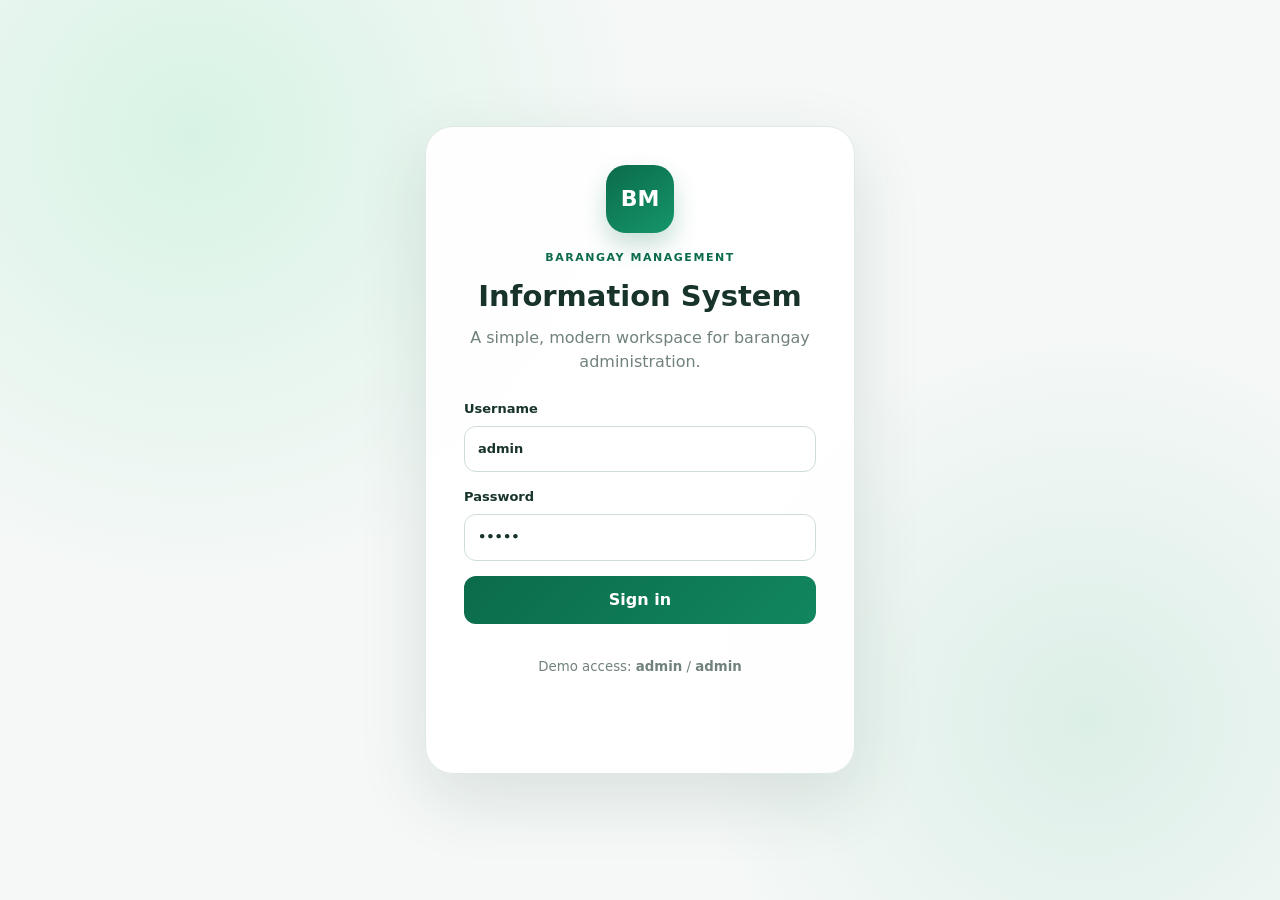
<file: index.html>
<!DOCTYPE html>
<html lang="en">
<head><meta charset="UTF-8"><meta name="viewport" content="width=device-width,initial-scale=1.0"><meta name="description" content="Modern Barangay Management Information System"><title>Barangay Management Information System</title><link rel="stylesheet" href="styles.css"><link rel="stylesheet" href="responsive-tables.css"></head>
<body>
<div id="login" class="login-wrap"><div class="login-card"><div class="logo">BM</div><p class="eyebrow">BARANGAY MANAGEMENT</p><h1>Information System</h1><p class="sub">A simple, modern workspace for barangay administration.</p><form id="loginForm" autocomplete="on"><label>Username<input id="username" autocomplete="username" value="admin" required></label><label>Password<input id="password" type="password" autocomplete="current-password" value="admin" required></label><button type="submit" class="btn primary full">Sign in</button><small>Demo access: <b>admin</b> / <b>admin</b></small><p id="loginError" class="error" role="alert"></p></form></div></div>
<div id="app" class="hidden"><aside class="sidebar" id="sidebar"><div class="brand"><div class="logo sm">BM</div><div><b>Barangay MIS</b><small>Admin Portal</small></div></div><nav>
<button data-page="dashboard" class="active">⌂ <span>Dashboard</span></button>
<button type="button" class="nav-group-toggle" data-group="community" aria-expanded="false" aria-controls="submenu-community">◉ <span>Community</span><i>⌄</i></button>
<div id="submenu-community" class="nav-subnav collapsed" data-subnav="community"><button data-page="residents">◉ <span>Residents</span></button><button data-page="senior">♙ <span>Senior Citizens</span></button><button data-page="pwd">♿ <span>PWD</span></button><button data-page="solo">◉ <span>Solo Parents</span></button><button data-page="fourps">♧ <span>4Ps Eligible</span></button><button data-page="households">⌂ <span>Households</span></button></div>
<button type="button" class="nav-group-toggle" data-group="operations" aria-expanded="false" aria-controls="submenu-operations">▣ <span>Transactions</span><i>⌄</i></button>
<div id="submenu-operations" class="nav-subnav collapsed" data-subnav="operations"><button data-page="documents">▣ <span>Documents</span></button><button data-page="services">✦ <span>Services</span></button><button data-page="payments">₱ <span>Payment Records</span></button></div>
<button type="button" class="nav-group-toggle" data-group="management" aria-expanded="false" aria-controls="submenu-management">♟ <span>Management</span><i>⌄</i></button>
<div id="submenu-management" class="nav-subnav collapsed" data-subnav="management"><button data-page="officials">♟ <span>Officials</span></button><button data-page="announcements">◈ <span>Announcements</span></button><a class="nav-link" href="templates.html">▤ <span>Document Templates</span></a></div>
<button type="button" class="nav-group-toggle" data-group="insights" aria-expanded="false" aria-controls="submenu-insights">▤ <span>Reports & Logs</span><i>⌄</i></button>
<div id="submenu-insights" class="nav-subnav collapsed" data-subnav="insights"><button data-page="reports">▤ <span>Reports</span></button><button data-page="activity">◷ <span>Activity Log</span></button></div>
</nav><button id="logout" class="logout">↪ <span>Sign out</span></button></aside>
<main><header><button id="menu" class="icon">☰</button><div><p class="eyebrow" id="kicker">OVERVIEW</p><h2 id="title">Dashboard</h2></div><div class="header-right"><span id="date"></span><span class="avatar">A</span></div></header><section id="content" class="content"></section></main></div><div id="modal" class="modal hidden"><div class="shade"></div><div class="modal-card"><div class="modal-head"><h3 id="modalTitle"></h3><button id="close" class="icon">×</button></div><div id="modalBody"></div></div></div><div id="toast" class="toast"></div><script src="app.js?v=20260918-login-fix"></script><script src="sector-navigation-fix.js?v=20260918-sector-fix"></script><script src="sector-data-fix.js?v=20260918-sector-data-fix"></script><script src="resident-data-sync.js?v=20260918-sync"></script><script src="projects-budget.js?v=20260918-projects-budget-v2"></script></body></html>
</file>
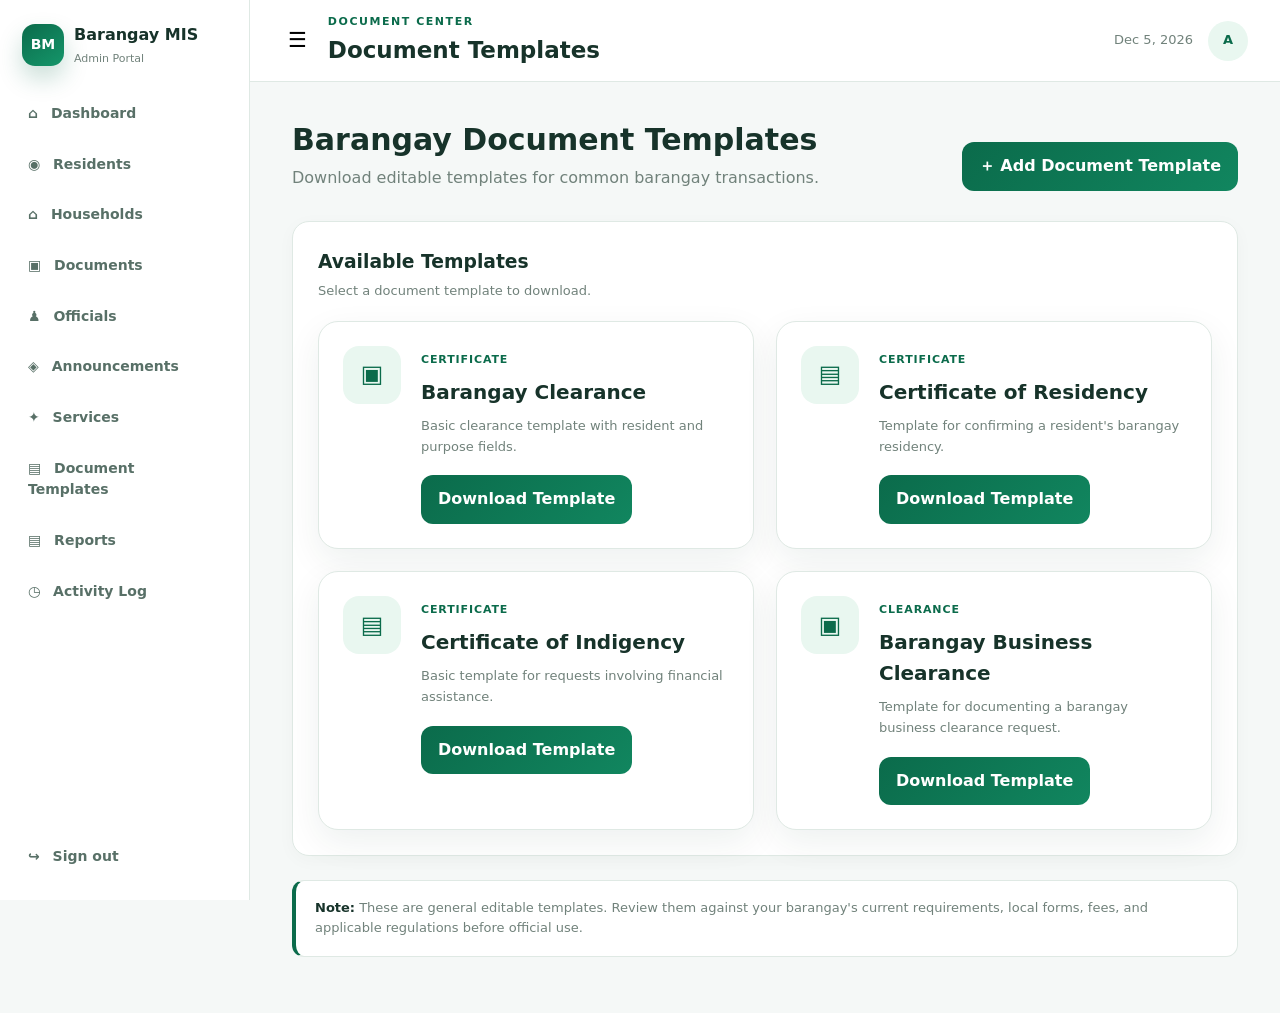
<file: templates.html>
<!DOCTYPE html>
<html lang="en">
<head>
<meta charset="UTF-8">
<meta name="viewport" content="width=device-width,initial-scale=1.0">
<meta name="description" content="Downloadable Barangay document templates">
<title>Document Templates | Barangay MIS</title>
<link rel="stylesheet" href="styles.css">
<style>
.template-actions{display:flex;align-items:center;gap:10px}
.template-modal{position:fixed;inset:0;background:rgba(15,23,42,.55);display:none;align-items:center;justify-content:center;padding:20px;z-index:1000}
.template-modal.show{display:flex}
.template-modal-card{width:min(620px,100%);background:#fff;border-radius:18px;box-shadow:0 24px 70px rgba(15,23,42,.22);padding:28px}
.template-modal-head{display:flex;align-items:flex-start;justify-content:space-between;gap:20px;margin-bottom:22px}
.template-modal-head h3{margin:0 0 5px}
.template-form{display:grid;gap:16px}
.template-form label{display:grid;gap:7px;font-weight:600;font-size:14px}
.template-form input,.template-form select,.template-form textarea{width:100%;box-sizing:border-box;border:1px solid #d7dee7;border-radius:10px;padding:11px 12px;font:inherit;background:#fff}
.template-form textarea{min-height:150px;resize:vertical}
.template-upload{border:1.5px dashed #cbd5e1;border-radius:12px;padding:16px;background:#f8fafc}
.template-upload input{border:0;padding:0;background:transparent}
.template-upload-note{font-size:12px;color:#64748b;margin-top:6px;font-weight:400}
.template-file-name{font-size:13px;color:#166534;margin-top:7px;font-weight:500}
.template-form-actions{display:flex;justify-content:flex-end;gap:10px;margin-top:6px}
.template-close{border:0;background:transparent;font-size:24px;cursor:pointer;line-height:1;padding:2px 6px}
@media(max-width:700px){.template-actions{width:100%;}.template-actions .btn{width:100%;justify-content:center}.template-modal-card{padding:22px}.template-form-actions{flex-direction:column-reverse}.template-form-actions .btn{width:100%;justify-content:center}}
</style>
</head>
<body>
<div id="app">
  <aside class="sidebar" id="sidebar">
    <div class="brand"><div class="logo sm">BM</div><div><b>Barangay MIS</b><small>Admin Portal</small></div></div>
    <nav>
      <a class="nav-link" href="index.html">⌂ <span>Dashboard</span></a>
      <a class="nav-link" href="index.html">◉ <span>Residents</span></a>
      <a class="nav-link" href="index.html">⌂ <span>Households</span></a>
      <a class="nav-link" href="index.html">▣ <span>Documents</span></a>
      <a class="nav-link" href="index.html">♟ <span>Officials</span></a>
      <a class="nav-link" href="index.html">◈ <span>Announcements</span></a>
      <a class="nav-link" href="index.html">✦ <span>Services</span></a>
      <a class="nav-link active" href="templates.html">▤ <span>Document Templates</span></a>
      <a class="nav-link" href="index.html">▤ <span>Reports</span></a>
      <a class="nav-link" href="index.html">◷ <span>Activity Log</span></a>
    </nav>
    <a id="logout" class="logout nav-link" href="index.html">↪ <span>Sign out</span></a>
  </aside>

  <main>
    <header>
      <button id="menu" class="icon" aria-label="Open menu">☰</button>
      <div>
        <p class="eyebrow">DOCUMENT CENTER</p>
        <h2>Document Templates</h2>
      </div>
      <div class="header-right">
        <span id="date"></span>
        <span class="avatar">A</span>
      </div>
    </header>

    <section class="content">
      <div class="welcome">
        <div>
          <h1>Barangay Document Templates</h1>
          <div class="muted">Download editable templates for common barangay transactions.</div>
        </div>
        <div class="template-actions">
          <button class="btn primary" id="addTemplateBtn" type="button">＋ Add Document Template</button>
        </div>
      </div>

      <div class="panel">
        <div class="panel-head">
          <div>
            <h3>Available Templates</h3>
            <div class="muted" style="margin-top:5px;font-size:13px">Select a document template to download.</div>
          </div>
        </div>
        <section class="template-grid" id="templateGrid">
          <article class="template-card">
            <div class="template-icon">▣</div>
            <div>
              <span class="template-type">Certificate</span>
              <h2>Barangay Clearance</h2>
              <p>Basic clearance template with resident and purpose fields.</p>
              <a class="btn primary" download href="templates/barangay-clearance-template.txt">Download Template</a>
            </div>
          </article>
          <article class="template-card">
            <div class="template-icon">▤</div>
            <div>
              <span class="template-type">Certificate</span>
              <h2>Certificate of Residency</h2>
              <p>Template for confirming a resident's barangay residency.</p>
              <a class="btn primary" download href="templates/certificate-of-residency-template.txt">Download Template</a>
            </div>
          </article>
          <article class="template-card">
            <div class="template-icon">▤</div>
            <div>
              <span class="template-type">Certificate</span>
              <h2>Certificate of Indigency</h2>
              <p>Basic template for requests involving financial assistance.</p>
              <a class="btn primary" download href="templates/certificate-of-indigency-template.txt">Download Template</a>
            </div>
          </article>
          <article class="template-card">
            <div class="template-icon">▣</div>
            <div>
              <span class="template-type">Clearance</span>
              <h2>Barangay Business Clearance</h2>
              <p>Template for documenting a barangay business clearance request.</p>
              <a class="btn primary" download href="templates/business-clearance-template.txt">Download Template</a>
            </div>
          </article>
        </section>
      </div>

      <div class="template-note">
        <strong>Note:</strong> These are general editable templates. Review them against your barangay's current requirements, local forms, fees, and applicable regulations before official use.
      </div>
    </section>
  </main>
</div>

<div class="template-modal" id="templateModal" aria-hidden="true">
  <div class="template-modal-card" role="dialog" aria-modal="true" aria-labelledby="templateModalTitle">
    <div class="template-modal-head">
      <div>
        <h3 id="templateModalTitle">Add Document Template</h3>
        <div class="muted">Create a custom downloadable document template.</div>
      </div>
      <button class="template-close" id="closeTemplateModal" type="button" aria-label="Close">×</button>
    </div>
    <form class="template-form" id="templateForm">
      <label>Template Name
        <input id="templateName" required placeholder="e.g. Certificate of Good Moral">
      </label>
      <label>Document Type
        <select id="templateType">
          <option>Certificate</option>
          <option>Clearance</option>
          <option>Permit</option>
          <option>Letter</option>
          <option>Other</option>
        </select>
      </label>
      <label>Description
        <input id="templateDescription" required placeholder="Short description of the template">
      </label>
      <label>Upload Template File
        <div class="template-upload">
          <input id="templateFile" type="file" accept=".txt,.html,.htm,.doc,.docx,.pdf">
          <div class="template-upload-note">Upload a document file. The selected file will be stored in this browser for the current demo.</div>
          <div class="template-file-name" id="templateFileName">No file selected</div>
        </div>
      </label>
      <label>Template Content
        <textarea id="templateContent" required placeholder="Enter the document content and fields here..."></textarea>
      </label>
      <div class="template-form-actions">
        <button class="btn" id="cancelTemplate" type="button">Cancel</button>
        <button class="btn primary" type="submit">Add Template</button>
      </div>
    </form>
  </div>
</div>

<script>
const menu=document.getElementById('menu');
const sidebar=document.getElementById('sidebar');
const date=document.getElementById('date');
const modal=document.getElementById('templateModal');
const form=document.getElementById('templateForm');
const grid=document.getElementById('templateGrid');
const addBtn=document.getElementById('addTemplateBtn');
const closeBtn=document.getElementById('closeTemplateModal');
const cancelBtn=document.getElementById('cancelTemplate');
const fileInput=document.getElementById('templateFile');
const fileName=document.getElementById('templateFileName');
const storageKey='bmis-document-templates-v1';

menu.onclick=()=>sidebar.classList.toggle('open');
date.textContent=new Date().toLocaleDateString(undefined,{year:'numeric',month:'short',day:'numeric'});
document.querySelectorAll('.nav-link').forEach(link=>link.addEventListener('click',()=>sidebar.classList.remove('open')));

function openModal(){modal.classList.add('show');modal.setAttribute('aria-hidden','false');setTimeout(()=>document.getElementById('templateName').focus(),50)}
function closeModal(){modal.classList.remove('show');modal.setAttribute('aria-hidden','true');form.reset();fileName.textContent='No file selected'}
addBtn.onclick=openModal;
closeBtn.onclick=closeModal;
cancelBtn.onclick=closeModal;
modal.addEventListener('click',e=>{if(e.target===modal)closeModal()});
document.addEventListener('keydown',e=>{if(e.key==='Escape'&&modal.classList.contains('show'))closeModal()});
fileInput.addEventListener('change',()=>{fileName.textContent=fileInput.files[0]?fileInput.files[0].name:'No file selected'});

function getCustomTemplates(){try{return JSON.parse(localStorage.getItem(storageKey)||'[]')}catch{return[]}}
function saveCustomTemplates(items){localStorage.setItem(storageKey,JSON.stringify(items))}
function slugify(value){return value.toLowerCase().replace(/[^a-z0-9]+/g,'-').replace(/^-|-$/g,'')}
function addCustomCard(item){
  const article=document.createElement('article');
  article.className='template-card';
  article.innerHTML='<div class="template-icon">▤</div><div><span class="template-type"></span><h2></h2><p></p><button class="btn primary download-custom" type="button">Download Template</button></div>';
  article.querySelector('.template-type').textContent=item.type;
  article.querySelector('h2').textContent=item.name;
  article.querySelector('p').textContent=item.description;
  article.querySelector('.download-custom').onclick=()=>{
    if(item.fileData&&item.fileName){
      const link=document.createElement('a');
      link.href=item.fileData;link.download=item.fileName;link.click();
      return;
    }
    const blob=new Blob([item.content],'text/plain;charset=utf-8');
    const url=URL.createObjectURL(blob);
    const link=document.createElement('a');
    link.href=url;link.download=slugify(item.name)+'-template.txt';link.click();
    setTimeout(()=>URL.revokeObjectURL(url),1000);
  };
  grid.appendChild(article);
}

getCustomTemplates().forEach(addCustomCard);
form.addEventListener('submit',e=>{
  e.preventDefault();
  const file=fileInput.files[0];
  const item={name:document.getElementById('templateName').value.trim(),type:document.getElementById('templateType').value,description:document.getElementById('templateDescription').value.trim(),content:document.getElementById('templateContent').value.trim()};
  if(!item.name||!item.description||!item.content)return;
  if(file){
    const reader=new FileReader();
    reader.onload=()=>{
      item.fileData=reader.result;
      item.fileName=file.name;
      const items=getCustomTemplates();items.push(item);saveCustomTemplates(items);addCustomCard(item);closeModal();
    };
    reader.readAsDataURL(file);
  }else{
    const items=getCustomTemplates();items.push(item);saveCustomTemplates(items);addCustomCard(item);closeModal();
  }
});
</script>
</body>
</html>
</file>
<file: styles.css>
:root{--green:#0b6b4b;--green-dark:#064b35;--mint:#e9f7f0;--bg:#f5f8f7;--text:#17332a;--muted:#71827b;--line:#dfe9e4;--white:#fff;--shadow:0 12px 35px rgba(13,55,39,.07)}*{box-sizing:border-box}body{margin:0;background:var(--bg);color:var(--text);font-family:system-ui,-apple-system,"Segoe UI",sans-serif;line-height:1.55}button,input,select,textarea{font:inherit}button{cursor:pointer}.hidden{display:none!important}.login-wrap{min-height:100vh;display:grid;place-items:center;padding:24px;background:radial-gradient(circle at 15% 15%,#d8f3e5 0,transparent 34%),radial-gradient(circle at 85% 80%,#dcefe7 0,transparent 30%),var(--bg)}.login-card{width:min(430px,100%);padding:38px;background:rgba(255,255,255,.94);border:1px solid var(--line);border-radius:28px;box-shadow:0 24px 70px rgba(15,55,40,.12);text-align:center}.logo{width:68px;height:68px;display:grid;place-items:center;margin:0 auto 16px;border-radius:20px;background:linear-gradient(145deg,var(--green),#15966a);color:white;font-weight:900;font-size:22px;box-shadow:0 12px 25px rgba(11,107,75,.22)}.logo.sm{width:42px;height:42px;border-radius:13px;margin:0;font-size:14px}.eyebrow{margin:0;color:var(--green);font-size:11px;letter-spacing:.14em;font-weight:800}.login-card h1{margin:8px 0 7px;font-size:29px}.sub{color:var(--muted);margin:0 0 25px;line-height:1.5}form{display:grid;gap:15px;text-align:left}label{display:grid;gap:7px;font-size:13px;font-weight:750}input,select,textarea{width:100%;border:1px solid #cfdcd6;border-radius:12px;padding:12px 13px;background:#fff;color:var(--text);outline:0}input:focus,select:focus,textarea:focus{border-color:var(--green);box-shadow:0 0 0 4px rgba(11,107,75,.1)}.btn{border:0;border-radius:12px;padding:12px 17px;font-weight:800;text-decoration:none;display:inline-flex;align-items:center;justify-content:center}.primary{background:linear-gradient(135deg,var(--green),#11865f);color:#fff}.full{width:100%}.login-card small{display:block;text-align:center;color:var(--muted);margin-top:18px}.error{color:#b42318;font-size:13px;min-height:16px}.sidebar{position:fixed;inset:0 auto 0 0;width:250px;background:#fff;border-right:1px solid var(--line);padding:20px 14px;display:flex;flex-direction:column;z-index:20}.brand{display:flex;align-items:center;gap:10px;padding:3px 8px 24px}.brand small{display:block;color:var(--muted);font-size:11px;margin-top:2px}.sidebar nav{display:grid;gap:5px;overflow:auto;min-height:0;padding-right:2px}.sidebar nav button,.logout,.nav-link{width:100%;border:0;background:transparent;text-align:left;color:#587067;padding:12px 14px;border-radius:11px;font-weight:700;text-decoration:none;font-size:14px}.sidebar nav button.active,.sidebar nav button:hover,.logout:hover,.nav-link:hover{background:var(--mint);color:var(--green)}.sidebar nav span,.logout span,.nav-link span{margin-left:8px}.logout{margin-top:auto}main{margin-left:250px;min-height:100vh}header{height:82px;background:rgba(255,255,255,.92);backdrop-filter:blur(12px);border-bottom:1px solid var(--line);display:flex;align-items:center;gap:15px;padding:0 32px;position:sticky;top:0;z-index:10}header h2{margin:3px 0 0;font-size:23px}.header-right{margin-left:auto;display:flex;align-items:center;gap:15px;color:var(--muted);font-size:13px}.avatar{width:40px;height:40px;display:grid;place-items:center;border-radius:50%;background:var(--mint);color:var(--green);font-weight:900}.icon{border:0;background:transparent;font-size:21px}.content{padding:40px 42px 56px;max-width:1480px;margin:auto}.welcome{display:flex;justify-content:space-between;align-items:flex-end;gap:28px;margin-bottom:30px}.welcome h1{margin:0 0 8px;font-size:30px;line-height:1.2}.muted{color:var(--muted)}.cards{display:grid;grid-template-columns:repeat(4,1fr);gap:22px}.stat{background:#fff;border:1px solid var(--line);border-radius:17px;padding:24px;box-shadow:var(--shadow);position:relative;overflow:hidden}.stat:after{content:"";position:absolute;right:-30px;bottom:-35px;width:100px;height:100px;border-radius:50%;background:var(--mint)}.stat .label{color:var(--muted);font-size:13px}.stat strong{display:block;font-size:31px;margin:9px 0;position:relative;z-index:1}.stat span{font-size:12px;color:var(--green);font-weight:700;position:relative;z-index:1}.grid2{display:grid;grid-template-columns:1.35fr 1fr;gap:24px;margin-top:24px}.panel{background:#fff;border:1px solid var(--line);border-radius:17px;padding:25px;box-shadow:0 4px 18px rgba(20,50,38,.03)}.panel-head{display:flex;justify-content:space-between;align-items:center;gap:16px;margin-bottom:20px}.panel h3{margin:0}.table-wrap{overflow:auto}.toolbar{display:flex;gap:12px;flex-wrap:wrap;margin-bottom:20px}.toolbar input{max-width:340px}.table{width:100%;border-collapse:collapse;min-width:680px}.table th,.table td{text-align:left;padding:15px 13px;border-bottom:1px solid var(--line);font-size:13px}.table th{color:var(--muted);font-size:11px;text-transform:uppercase;letter-spacing:.05em}.badge{display:inline-flex;padding:5px 9px;border-radius:99px;font-size:11px;font-weight:800;background:#eef2f0}.badge.green{background:#e6f6ee;color:#0d704c}.badge.orange{background:#fff1d9;color:#9b5b00}.badge.red{background:#fde9e7;color:#a52b20}.actions{display:flex;gap:6px}.mini{border:1px solid var(--line);background:#fff;border-radius:9px;padding:6px 9px;font-size:12px}.mini:hover{border-color:var(--green);color:var(--green)}.list{display:grid;gap:14px}.list-item{padding:17px;border:1px solid var(--line);border-radius:12px}.list-item strong{display:block}.list-item small{display:block;color:var(--muted);margin-top:6px}.empty{padding:45px;text-align:center;color:var(--muted)}.modal{position:fixed;inset:0;z-index:50;display:grid;place-items:center;padding:20px}.shade{position:absolute;inset:0;background:rgba(8,30,20,.48)}.modal-card{position:relative;width:min(680px,100%);max-height:90vh;overflow:auto;background:#fff;border-radius:20px;padding:28px;box-shadow:0 30px 80px rgba(0,0,0,.22)}.modal-head{display:flex;align-items:center;justify-content:space-between;margin-bottom:22px}.modal-head h3{margin:0}.form-grid{display:grid;grid-template-columns:1fr 1fr;gap:18px}.form-grid .wide{grid-column:1/-1}.form-actions{display:flex;justify-content:flex-end;gap:12px;margin-top:24px}.toast{position:fixed;right:24px;bottom:24px;background:#123d2d;color:#fff;padding:13px 17px;border-radius:12px;transform:translateY(130px);transition:.25s;z-index:100;box-shadow:0 12px 30px rgba(0,0,0,.15)}.toast.show{transform:translateY(0)}.section-heading{display:flex;justify-content:space-between;align-items:end;margin:30px 0 16px}.section-heading h2{margin:0 0 5px;font-size:21px}.sector-grid{display:grid;grid-template-columns:repeat(3,1fr);gap:18px}.sector-card{border:1px solid var(--line);background:#fff;border-radius:17px;padding:20px;display:flex;align-items:center;gap:15px;text-align:left;box-shadow:var(--shadow);color:var(--text);transition:.2s}.sector-card:hover{transform:translateY(-2px);border-color:#b8d9ca}.sector-icon{width:50px;height:50px;border-radius:14px;background:var(--mint);display:grid;place-items:center;color:var(--green);font-size:22px}.sector-card b{display:block}.sector-card small{display:block;color:var(--muted);margin-top:4px}.analytics-grid{display:grid;grid-template-columns:repeat(3,1fr);gap:18px;margin-top:24px}.analytics-panel{min-height:235px}.metric-row{display:grid;grid-template-columns:1fr auto;gap:5px 12px;margin:17px 0}.metric-row span{font-size:13px;color:var(--muted)}.metric-row b{font-size:13px}.bar{grid-column:1/-1;height:8px;background:#edf3ef;border-radius:99px;overflow:hidden}.bar i{display:block;height:100%;background:linear-gradient(90deg,var(--green),#36aa7d);border-radius:inherit}.bar.orange i{background:linear-gradient(90deg,#d9911f,#f0b84f)}.sector-cards{grid-template-columns:repeat(2,1fr);margin-bottom:24px}@media(max-width:1050px){.analytics-grid{grid-template-columns:1fr}.sector-grid{grid-template-columns:1fr}}@media(max-width:760px){.sector-grid,.sector-cards{grid-template-columns:1fr}.section-heading{display:block}}.report-grid{display:grid;grid-template-columns:repeat(3,1fr);gap:22px}.report-card{background:#fff;border:1px solid var(--line);border-radius:17px;padding:25px;box-shadow:var(--shadow)}.report-card h3{margin-top:0}.report-card p{color:var(--muted);font-size:13px;line-height:1.6}.mobile-menu{display:none}.template-page{max-width:1180px;margin:auto;padding:48px 28px 60px}.template-header{height:auto;position:static;background:transparent;border:0;display:flex;align-items:flex-end;justify-content:space-between;gap:24px;padding:0;margin-bottom:30px}.template-header h1{margin:8px 0;font-size:34px}.template-grid{display:grid;grid-template-columns:repeat(2,minmax(0,1fr));gap:22px}.template-card{display:grid;grid-template-columns:58px 1fr;gap:20px;background:#fff;border:1px solid var(--line);border-radius:20px;padding:24px;box-shadow:var(--shadow);transition:transform .2s ease,box-shadow .2s ease}.template-card:hover{transform:translateY(-3px);box-shadow:0 16px 38px rgba(13,55,39,.1)}.template-icon{width:58px;height:58px;border-radius:16px;background:var(--mint);color:var(--green);display:grid;place-items:center;font-size:24px;font-weight:900}.template-type{color:var(--green);font-size:11px;text-transform:uppercase;letter-spacing:.08em;font-weight:800}.template-card h2{margin:6px 0 8px;font-size:20px}.template-card p{margin:0 0 18px;color:var(--muted);font-size:13px;line-height:1.6}.template-note{margin-top:24px;padding:17px 19px;background:#fff;border:1px solid var(--line);border-left:4px solid var(--green);border-radius:12px;color:var(--muted);font-size:13px}.template-note strong{color:var(--text)}@media(max-width:1050px){.cards{grid-template-columns:repeat(2,1fr)}.grid2{grid-template-columns:1fr}.report-grid{grid-template-columns:repeat(2,1fr)}.template-grid{grid-template-columns:1fr}}@media(max-width:760px){.sidebar{transform:translateX(-100%);transition:.25s;box-shadow:var(--shadow)}.sidebar.open{transform:translateX(0)}main{margin-left:0}.mobile-menu{display:block}header{padding:0 17px}.content{padding:25px 18px 40px}.cards{grid-template-columns:1fr;gap:16px}.report-grid{grid-template-columns:1fr}.header-right #date{display:none}.welcome{display:block;margin-bottom:24px}.form-grid{grid-template-columns:1fr}.form-grid .wide{grid-column:auto}.table{min-width:620px}.login-card{padding:28px 22px}.template-page{padding:30px 18px 45px}.template-header{display:block}.template-header .btn{margin-top:18px}.template-card{grid-template-columns:1fr}.template-icon{width:50px;height:50px}}.resident-subnav{display:grid;gap:3px;margin:0 0 4px 14px;padding-left:10px;border-left:1px solid var(--line)}.resident-subnav button{font-size:13px!important;padding:9px 12px!important;color:#71827b!important}.resident-subnav button.active,.resident-subnav button:hover{background:var(--mint)!important;color:var(--green)!important}.resident-subnav span{margin-left:7px!important}.resident-toggle{display:flex!important;align-items:center;gap:8px}.resident-toggle .resident-chevron{margin-left:auto;font-style:normal;font-size:15px;transition:transform .2s ease}.resident-toggle.expanded .resident-chevron{transform:rotate(180deg)}.resident-subnav.collapsed{display:none}.welcome-actions{display:flex;gap:10px;align-items:center;flex-wrap:wrap}.import-btn{background:#fff;border:1px solid var(--line);color:var(--green);box-shadow:var(--shadow)}.import-btn:hover{border-color:#a8d2c0;background:var(--mint)}.import-box{padding:4px 0}.import-box h3{margin:12px 0 5px}.import-icon{width:48px;height:48px;border-radius:14px;background:var(--mint);color:var(--green);display:grid;place-items:center;font-size:23px;font-weight:900}.file-drop{margin-top:18px;border:1.5px dashed #a9c8ba;border-radius:16px;background:#f8fcfa;padding:24px;text-align:center;display:grid;gap:7px;cursor:pointer;transition:.2s}.file-drop:hover{border-color:var(--green);background:var(--mint)}.file-drop input{display:none}.file-drop span{font-weight:800;color:var(--green)}.file-drop small{color:var(--muted);font-weight:500}.import-preview{margin-top:14px}.import-summary{display:grid;gap:4px;padding:14px;border:1px solid var(--line);border-radius:12px;background:#f8fcfa}.import-summary span{font-size:12px;color:var(--muted)}.import-format{margin-top:14px;padding:13px;border-radius:12px;background:#f4f7f5;display:grid;gap:5px;font-size:12px}.import-format code{font-size:11px;overflow:auto;white-space:nowrap}.import-error{padding:13px;border-radius:12px;background:#fde9e7;color:#a52b20;font-size:12px}@media(max-width:760px){.welcome-actions{margin-top:16px}.welcome-actions .btn{flex:1}.import-box{padding-top:0}}
.nav-group-toggle{display:flex!important;align-items:center;gap:8px}.nav-group-toggle i{margin-left:auto;font-style:normal;transition:transform .2s ease}.nav-group-toggle.expanded i{transform:rotate(180deg)}.nav-subnav{display:grid;gap:3px;margin:0 0 5px 14px;padding-left:10px;border-left:1px solid var(--line)}.nav-subnav.collapsed{display:none}.nav-subnav>button,.nav-subnav>.nav-link{font-size:13px!important;padding:9px 12px!important}.nav-subnav .resident-subnav{margin-left:12px}.payment-summary{display:grid;grid-template-columns:repeat(4,1fr);gap:16px;margin-bottom:20px}.payment-stat{background:#fff;border:1px solid var(--line);border-radius:14px;padding:18px;box-shadow:var(--shadow)}.payment-stat strong{display:block;font-size:24px;margin-top:6px}@media(max-width:760px){.payment-summary{grid-template-columns:1fr 1fr}}.dashboard-insights{display:grid;grid-template-columns:1.45fr 1fr;gap:18px;margin-top:24px}.payment-chart-total{display:flex;align-items:baseline;gap:10px;margin:-3px 0 20px}.payment-chart-total strong{font-size:28px}.payment-chart-total span{font-size:12px;color:var(--muted)}.payment-bars{height:230px;display:flex;align-items:end;gap:14px;border-bottom:1px solid var(--line);padding:0 6px}.payment-bar-item{height:100%;flex:1;min-width:42px;display:flex;flex-direction:column;align-items:center;justify-content:end;gap:7px}.payment-bar-value{font-size:10px;color:var(--muted);white-space:nowrap}.payment-bar-track{height:170px;width:100%;max-width:54px;display:flex;align-items:end;background:#f0f5f2;border-radius:9px 9px 0 0;overflow:hidden}.payment-bar-track i{display:block;width:100%;background:linear-gradient(180deg,#35aa7d,var(--green));border-radius:8px 8px 0 0}.payment-bar-item small{font-size:10px;color:var(--muted)}.dashboard-analytics .panel-head{margin-bottom:16px}.insight-grid{display:grid;grid-template-columns:1fr 1fr;gap:10px}.insight-grid>div{padding:14px;border:1px solid var(--line);border-radius:12px;background:#fbfdfc}.insight-grid span,.report-kicker{display:block;font-size:11px;color:var(--muted);font-weight:700;text-transform:uppercase;letter-spacing:.04em}.insight-grid strong{display:block;margin-top:5px;font-size:20px}.insight-list{margin-top:20px}.insight-list h4{margin:0 0 10px}.insight-row{display:flex;justify-content:space-between;padding:9px 0;border-bottom:1px solid var(--line);font-size:13px}.dashboard-report-grid{margin-bottom:24px}.dashboard-report-grid .report-card{padding:20px}.dashboard-report-grid .report-card p{margin:6px 0 10px}.dashboard-report-grid .report-card strong{font-size:27px}@media(max-width:1050px){.dashboard-insights{grid-template-columns:1fr}}@media(max-width:760px){.payment-bars{gap:7px}.payment-bar-track{max-width:38px}.payment-bar-value{font-size:9px}.dashboard-report-grid{grid-template-columns:1fr 1fr}.insight-grid{grid-template-columns:1fr 1fr}}
</file>
<file: responsive-tables.css>
/* Responsive tables for mobile devices */
.table-wrap{
  width:100%;
  max-width:100%;
  overflow-x:auto;
  overflow-y:hidden;
  -webkit-overflow-scrolling:touch;
  scrollbar-width:thin;
  border-radius:12px;
}
.table-wrap .table{
  width:100%;
  min-width:680px;
  margin:0;
}
.table-wrap th,
.table-wrap td{
  white-space:nowrap;
  vertical-align:middle;
}
.table-wrap td:first-child,
.table-wrap th:first-child{
  position:relative;
}
@media (max-width:760px){
  .panel{min-width:0;overflow:hidden;padding:18px;}
  .table-wrap{margin:0;width:100%;}
  .table{min-width:620px;}
  .table th,.table td{padding:11px 10px;font-size:12px;}
  .table th{font-size:10px;}
  .actions{flex-wrap:nowrap;}
  .mini{white-space:nowrap;}
}
</file>
